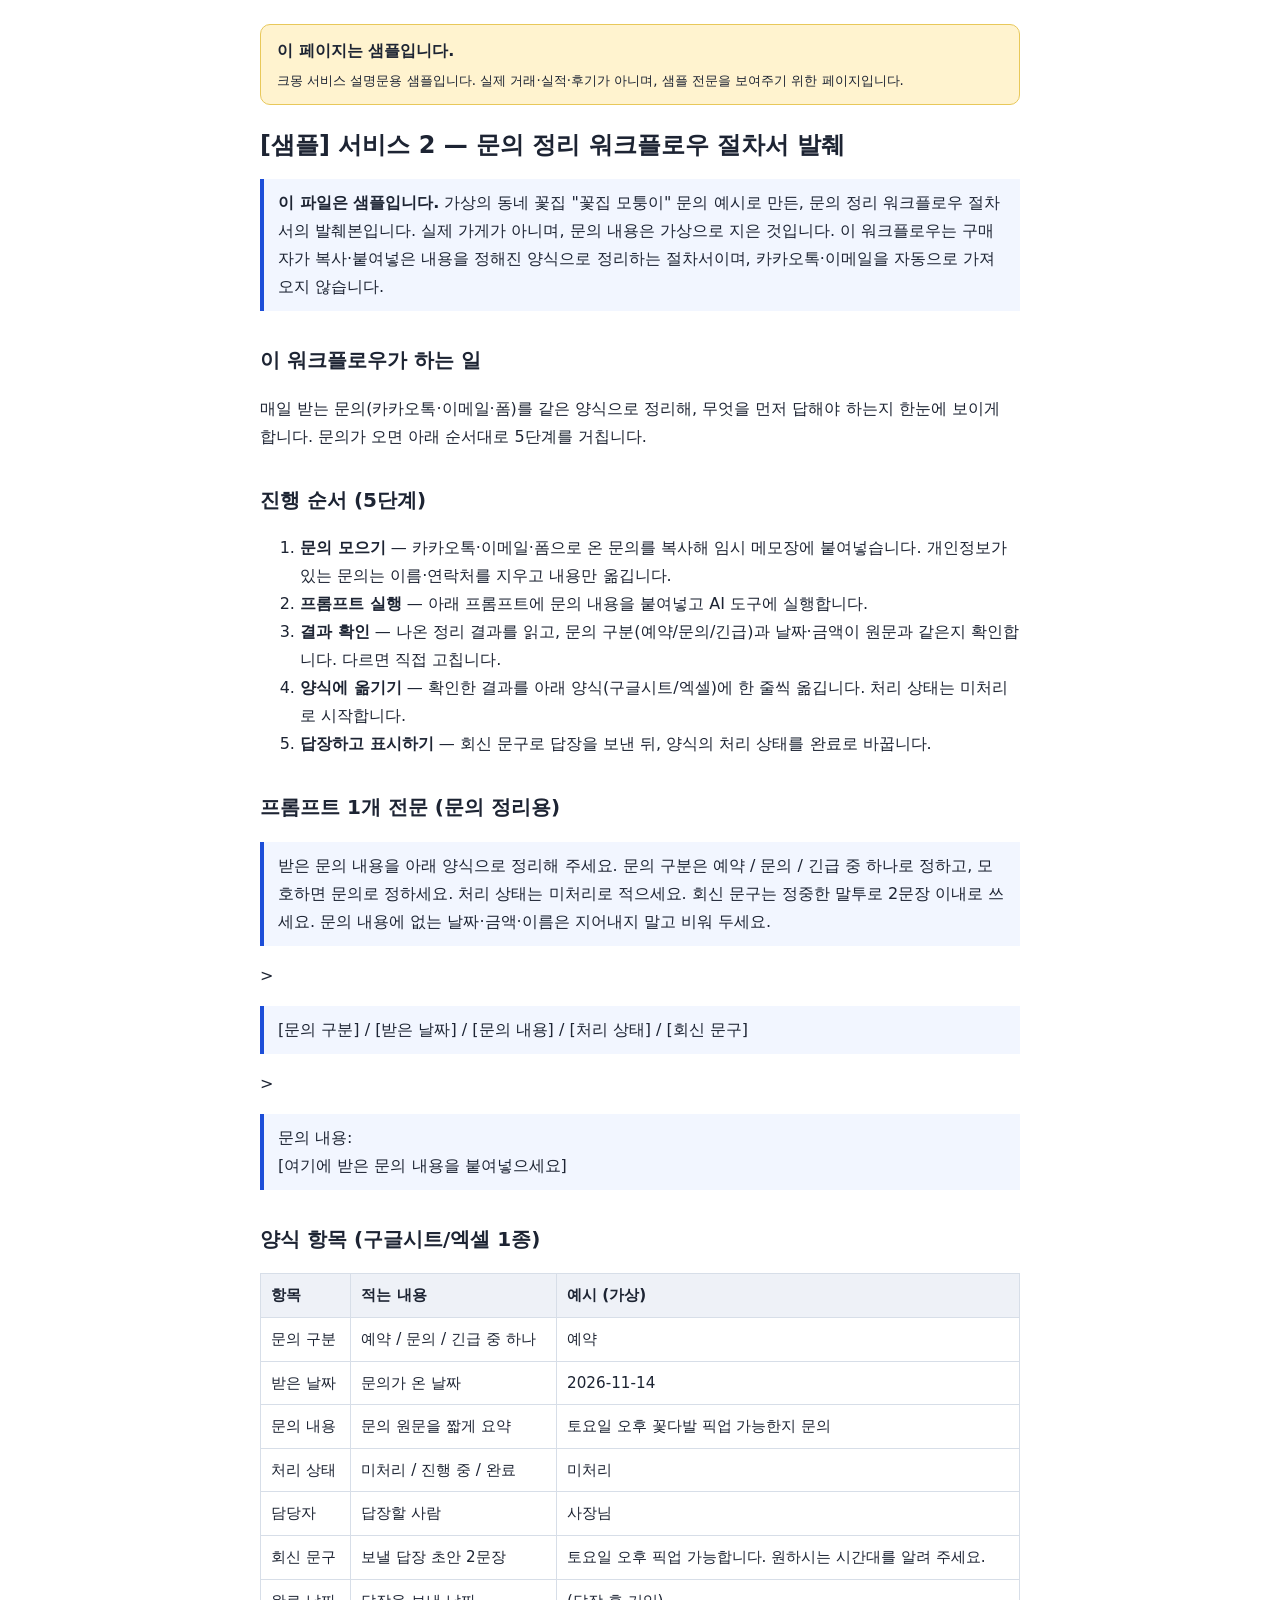
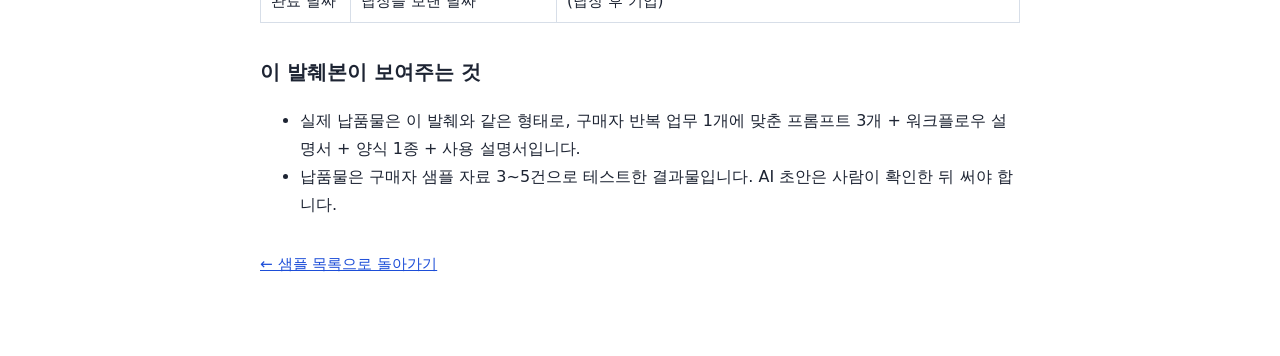
<file: sample-s2-workflow-excerpt.html>
<!doctype html>
<html lang="ko">
<head>
<meta charset="utf-8">
<meta name="viewport" content="width=device-width, initial-scale=1">
<title>서비스 2 문의 정리 워크플로우 절차서 발췌 샘플 — 샘플</title>
<style>
body{font-family:'Noto Sans KR',system-ui,sans-serif;max-width:760px;margin:0 auto;padding:24px 20px 64px;line-height:1.75;color:#1d2433;background:#fff}
.sample-banner{background:#fff3cf;border:1px solid #e8c85a;border-radius:10px;padding:12px 16px;margin-bottom:24px;font-weight:700}
.sample-banner small{display:block;font-weight:400;margin-top:4px}
a{color:#1d4ed8}
h1{font-size:1.5em;line-height:1.4}h2{font-size:1.25em;margin-top:1.6em}h3{font-size:1.1em;margin-top:1.4em}
table{border-collapse:collapse;width:100%;margin:12px 0;font-size:.95em}
th,td{border:1px solid #d7dee8;padding:8px 10px;text-align:left;vertical-align:top}
th{background:#eef1f7}
blockquote{border-left:4px solid #1d4ed8;background:#f2f6ff;margin:12px 0;padding:10px 14px}
hr{border:none;border-top:1px solid #d7dee8;margin:28px 0}
.back{margin-top:32px;font-size:.95em}
code{background:#eef1f7;padding:1px 5px;border-radius:4px}
</style>
</head>
<body>
<div class="sample-banner">이 페이지는 샘플입니다.<small>크몽 서비스 설명문용 샘플입니다. 실제 거래·실적·후기가 아니며, 샘플 전문을 보여주기 위한 페이지입니다.</small></div>
<h1>[샘플] 서비스 2 — 문의 정리 워크플로우 절차서 발췌</h1>
<blockquote><strong>이 파일은 샘플입니다.</strong> 가상의 동네 꽃집 &quot;꽃집 모퉁이&quot; 문의 예시로 만든, 문의 정리 워크플로우 절차서의 발췌본입니다. 실제 가게가 아니며, 문의 내용은 가상으로 지은 것입니다. 이 워크플로우는 구매자가 복사·붙여넣은 내용을 정해진 양식으로 정리하는 절차서이며, 카카오톡·이메일을 자동으로 가져오지 않습니다.</blockquote>
<h2>이 워크플로우가 하는 일</h2>
<p>매일 받는 문의(카카오톡·이메일·폼)를 같은 양식으로 정리해, 무엇을 먼저 답해야 하는지 한눈에 보이게 합니다. 문의가 오면 아래 순서대로 5단계를 거칩니다.</p>
<h2>진행 순서 (5단계)</h2>
<ol><li><strong>문의 모으기</strong> — 카카오톡·이메일·폼으로 온 문의를 복사해 임시 메모장에 붙여넣습니다. 개인정보가 있는 문의는 이름·연락처를 지우고 내용만 옮깁니다.</li><li><strong>프롬프트 실행</strong> — 아래 프롬프트에 문의 내용을 붙여넣고 AI 도구에 실행합니다.</li><li><strong>결과 확인</strong> — 나온 정리 결과를 읽고, 문의 구분(예약/문의/긴급)과 날짜·금액이 원문과 같은지 확인합니다. 다르면 직접 고칩니다.</li><li><strong>양식에 옮기기</strong> — 확인한 결과를 아래 양식(구글시트/엑셀)에 한 줄씩 옮깁니다. 처리 상태는 미처리로 시작합니다.</li><li><strong>답장하고 표시하기</strong> — 회신 문구로 답장을 보낸 뒤, 양식의 처리 상태를 완료로 바꿉니다.</li></ol>
<h2>프롬프트 1개 전문 (문의 정리용)</h2>
<blockquote>받은 문의 내용을 아래 양식으로 정리해 주세요. 문의 구분은 예약 / 문의 / 긴급 중 하나로 정하고, 모호하면 문의로 정하세요. 처리 상태는 미처리로 적으세요. 회신 문구는 정중한 말투로 2문장 이내로 쓰세요. 문의 내용에 없는 날짜·금액·이름은 지어내지 말고 비워 두세요.</blockquote>
<p>&gt;</p>
<blockquote>[문의 구분] / [받은 날짜] / [문의 내용] / [처리 상태] / [회신 문구]</blockquote>
<p>&gt;</p>
<blockquote>문의 내용:<br>[여기에 받은 문의 내용을 붙여넣으세요]</blockquote>
<h2>양식 항목 (구글시트/엑셀 1종)</h2>
<table><thead><tr><th>항목</th><th>적는 내용</th><th>예시 (가상)</th></tr></thead><tbody><tr><td>문의 구분</td><td>예약 / 문의 / 긴급 중 하나</td><td>예약</td></tr><tr><td>받은 날짜</td><td>문의가 온 날짜</td><td>2026-11-14</td></tr><tr><td>문의 내용</td><td>문의 원문을 짧게 요약</td><td>토요일 오후 꽃다발 픽업 가능한지 문의</td></tr><tr><td>처리 상태</td><td>미처리 / 진행 중 / 완료</td><td>미처리</td></tr><tr><td>담당자</td><td>답장할 사람</td><td>사장님</td></tr><tr><td>회신 문구</td><td>보낼 답장 초안 2문장</td><td>토요일 오후 픽업 가능합니다. 원하시는 시간대를 알려 주세요.</td></tr><tr><td>완료 날짜</td><td>답장을 보낸 날짜</td><td>(답장 후 기입)</td></tr></tbody></table>
<h2>이 발췌본이 보여주는 것</h2>
<ul><li>실제 납품물은 이 발췌와 같은 형태로, 구매자 반복 업무 1개에 맞춘 프롬프트 3개 + 워크플로우 설명서 + 양식 1종 + 사용 설명서입니다.</li><li>납품물은 구매자 샘플 자료 3~5건으로 테스트한 결과물입니다. AI 초안은 사람이 확인한 뒤 써야 합니다.</li></ul>
<p class="back"><a href="../index.html">← 샘플 목록으로 돌아가기</a></p>
</body>
</html>
</file>
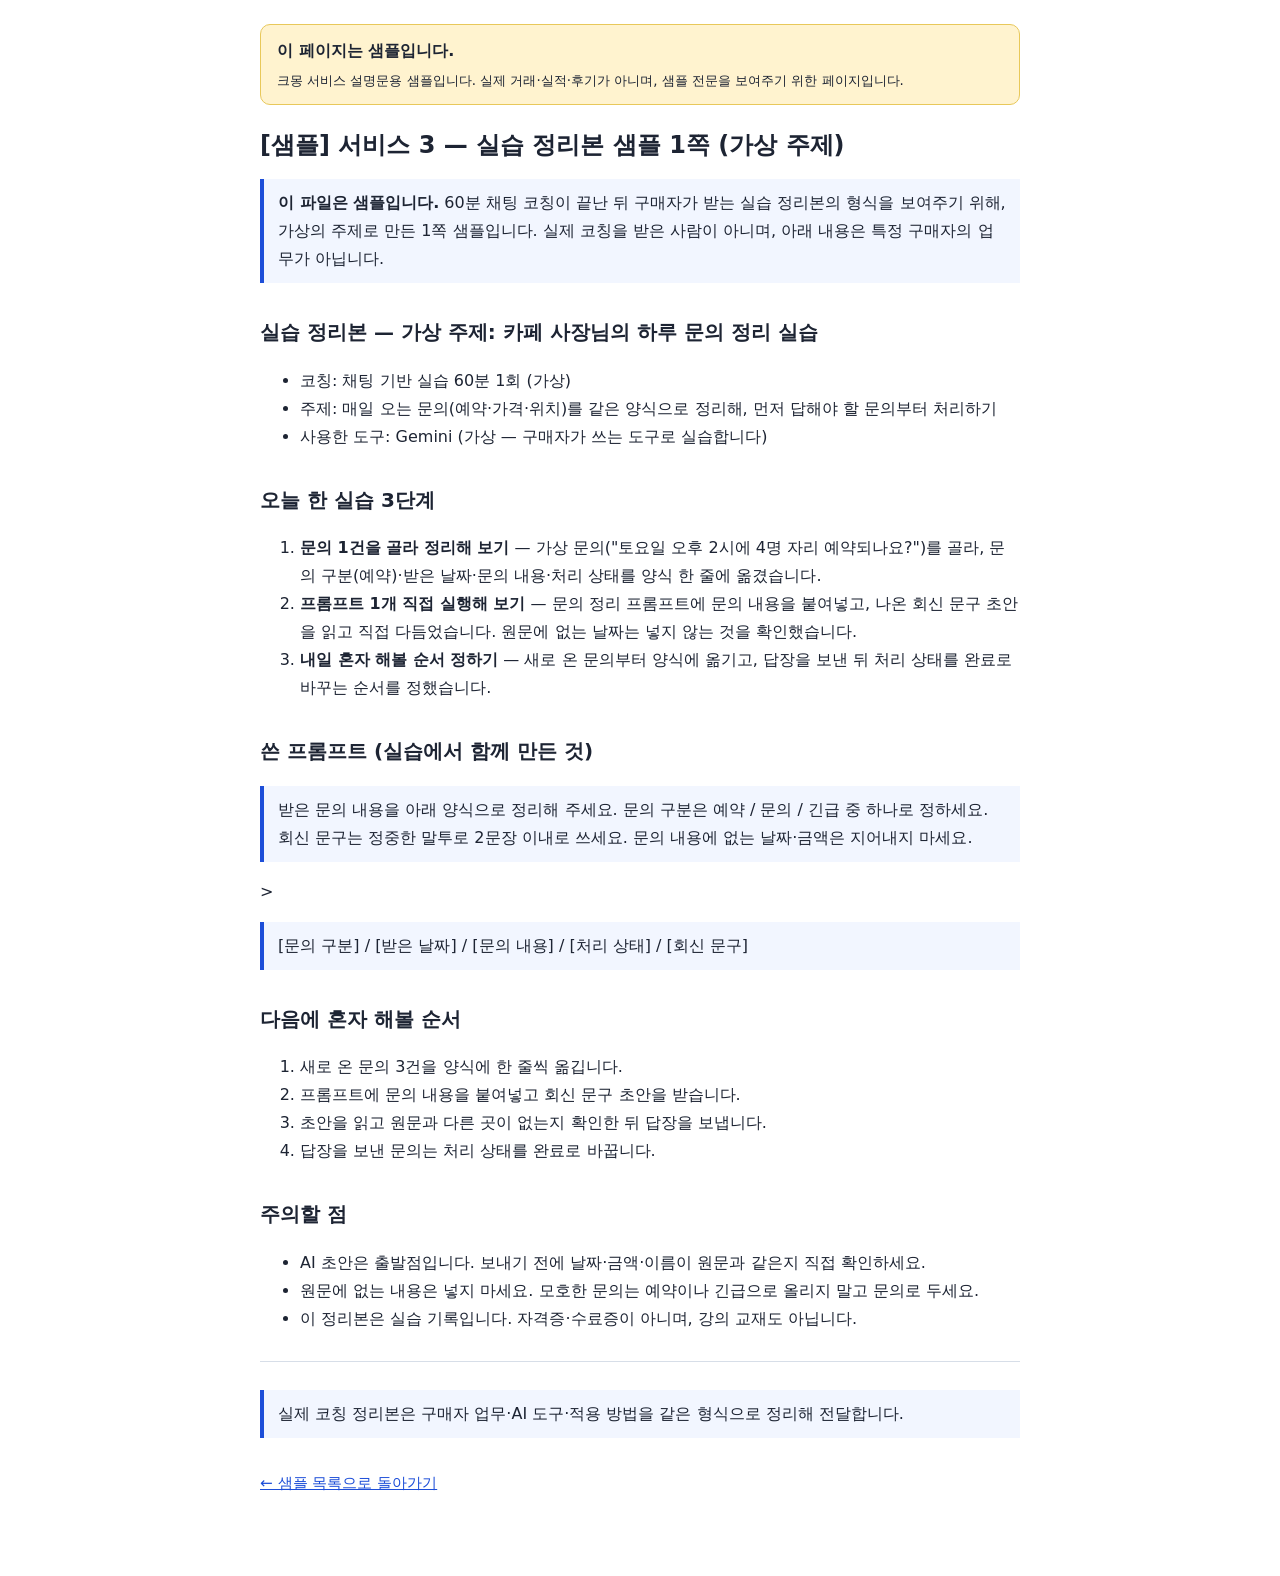
<file: sample-s3-coaching-summary.html>
<!doctype html>
<html lang="ko">
<head>
<meta charset="utf-8">
<meta name="viewport" content="width=device-width, initial-scale=1">
<title>서비스 3 실습 정리본 샘플 1쪽 — 가상 주제 — 샘플</title>
<style>
body{font-family:'Noto Sans KR',system-ui,sans-serif;max-width:760px;margin:0 auto;padding:24px 20px 64px;line-height:1.75;color:#1d2433;background:#fff}
.sample-banner{background:#fff3cf;border:1px solid #e8c85a;border-radius:10px;padding:12px 16px;margin-bottom:24px;font-weight:700}
.sample-banner small{display:block;font-weight:400;margin-top:4px}
a{color:#1d4ed8}
h1{font-size:1.5em;line-height:1.4}h2{font-size:1.25em;margin-top:1.6em}h3{font-size:1.1em;margin-top:1.4em}
table{border-collapse:collapse;width:100%;margin:12px 0;font-size:.95em}
th,td{border:1px solid #d7dee8;padding:8px 10px;text-align:left;vertical-align:top}
th{background:#eef1f7}
blockquote{border-left:4px solid #1d4ed8;background:#f2f6ff;margin:12px 0;padding:10px 14px}
hr{border:none;border-top:1px solid #d7dee8;margin:28px 0}
.back{margin-top:32px;font-size:.95em}
code{background:#eef1f7;padding:1px 5px;border-radius:4px}
</style>
</head>
<body>
<div class="sample-banner">이 페이지는 샘플입니다.<small>크몽 서비스 설명문용 샘플입니다. 실제 거래·실적·후기가 아니며, 샘플 전문을 보여주기 위한 페이지입니다.</small></div>
<h1>[샘플] 서비스 3 — 실습 정리본 샘플 1쪽 (가상 주제)</h1>
<blockquote><strong>이 파일은 샘플입니다.</strong> 60분 채팅 코칭이 끝난 뒤 구매자가 받는 실습 정리본의 형식을 보여주기 위해, 가상의 주제로 만든 1쪽 샘플입니다. 실제 코칭을 받은 사람이 아니며, 아래 내용은 특정 구매자의 업무가 아닙니다.</blockquote>
<h2>실습 정리본 — 가상 주제: 카페 사장님의 하루 문의 정리 실습</h2>
<ul><li>코칭: 채팅 기반 실습 60분 1회 (가상)</li><li>주제: 매일 오는 문의(예약·가격·위치)를 같은 양식으로 정리해, 먼저 답해야 할 문의부터 처리하기</li><li>사용한 도구: Gemini (가상 — 구매자가 쓰는 도구로 실습합니다)</li></ul>
<h2>오늘 한 실습 3단계</h2>
<ol><li><strong>문의 1건을 골라 정리해 보기</strong> — 가상 문의(&quot;토요일 오후 2시에 4명 자리 예약되나요?&quot;)를 골라, 문의 구분(예약)·받은 날짜·문의 내용·처리 상태를 양식 한 줄에 옮겼습니다.</li><li><strong>프롬프트 1개 직접 실행해 보기</strong> — 문의 정리 프롬프트에 문의 내용을 붙여넣고, 나온 회신 문구 초안을 읽고 직접 다듬었습니다. 원문에 없는 날짜는 넣지 않는 것을 확인했습니다.</li><li><strong>내일 혼자 해볼 순서 정하기</strong> — 새로 온 문의부터 양식에 옮기고, 답장을 보낸 뒤 처리 상태를 완료로 바꾸는 순서를 정했습니다.</li></ol>
<h2>쓴 프롬프트 (실습에서 함께 만든 것)</h2>
<blockquote>받은 문의 내용을 아래 양식으로 정리해 주세요. 문의 구분은 예약 / 문의 / 긴급 중 하나로 정하세요. 회신 문구는 정중한 말투로 2문장 이내로 쓰세요. 문의 내용에 없는 날짜·금액은 지어내지 마세요.</blockquote>
<p>&gt;</p>
<blockquote>[문의 구분] / [받은 날짜] / [문의 내용] / [처리 상태] / [회신 문구]</blockquote>
<h2>다음에 혼자 해볼 순서</h2>
<ol><li>새로 온 문의 3건을 양식에 한 줄씩 옮깁니다.</li><li>프롬프트에 문의 내용을 붙여넣고 회신 문구 초안을 받습니다.</li><li>초안을 읽고 원문과 다른 곳이 없는지 확인한 뒤 답장을 보냅니다.</li><li>답장을 보낸 문의는 처리 상태를 완료로 바꿉니다.</li></ol>
<h2>주의할 점</h2>
<ul><li>AI 초안은 출발점입니다. 보내기 전에 날짜·금액·이름이 원문과 같은지 직접 확인하세요.</li><li>원문에 없는 내용은 넣지 마세요. 모호한 문의는 예약이나 긴급으로 올리지 말고 문의로 두세요.</li><li>이 정리본은 실습 기록입니다. 자격증·수료증이 아니며, 강의 교재도 아닙니다.</li></ul>
<hr>
<blockquote>실제 코칭 정리본은 구매자 업무·AI 도구·적용 방법을 같은 형식으로 정리해 전달합니다.</blockquote>
<p class="back"><a href="../index.html">← 샘플 목록으로 돌아가기</a></p>
</body>
</html>
</file>
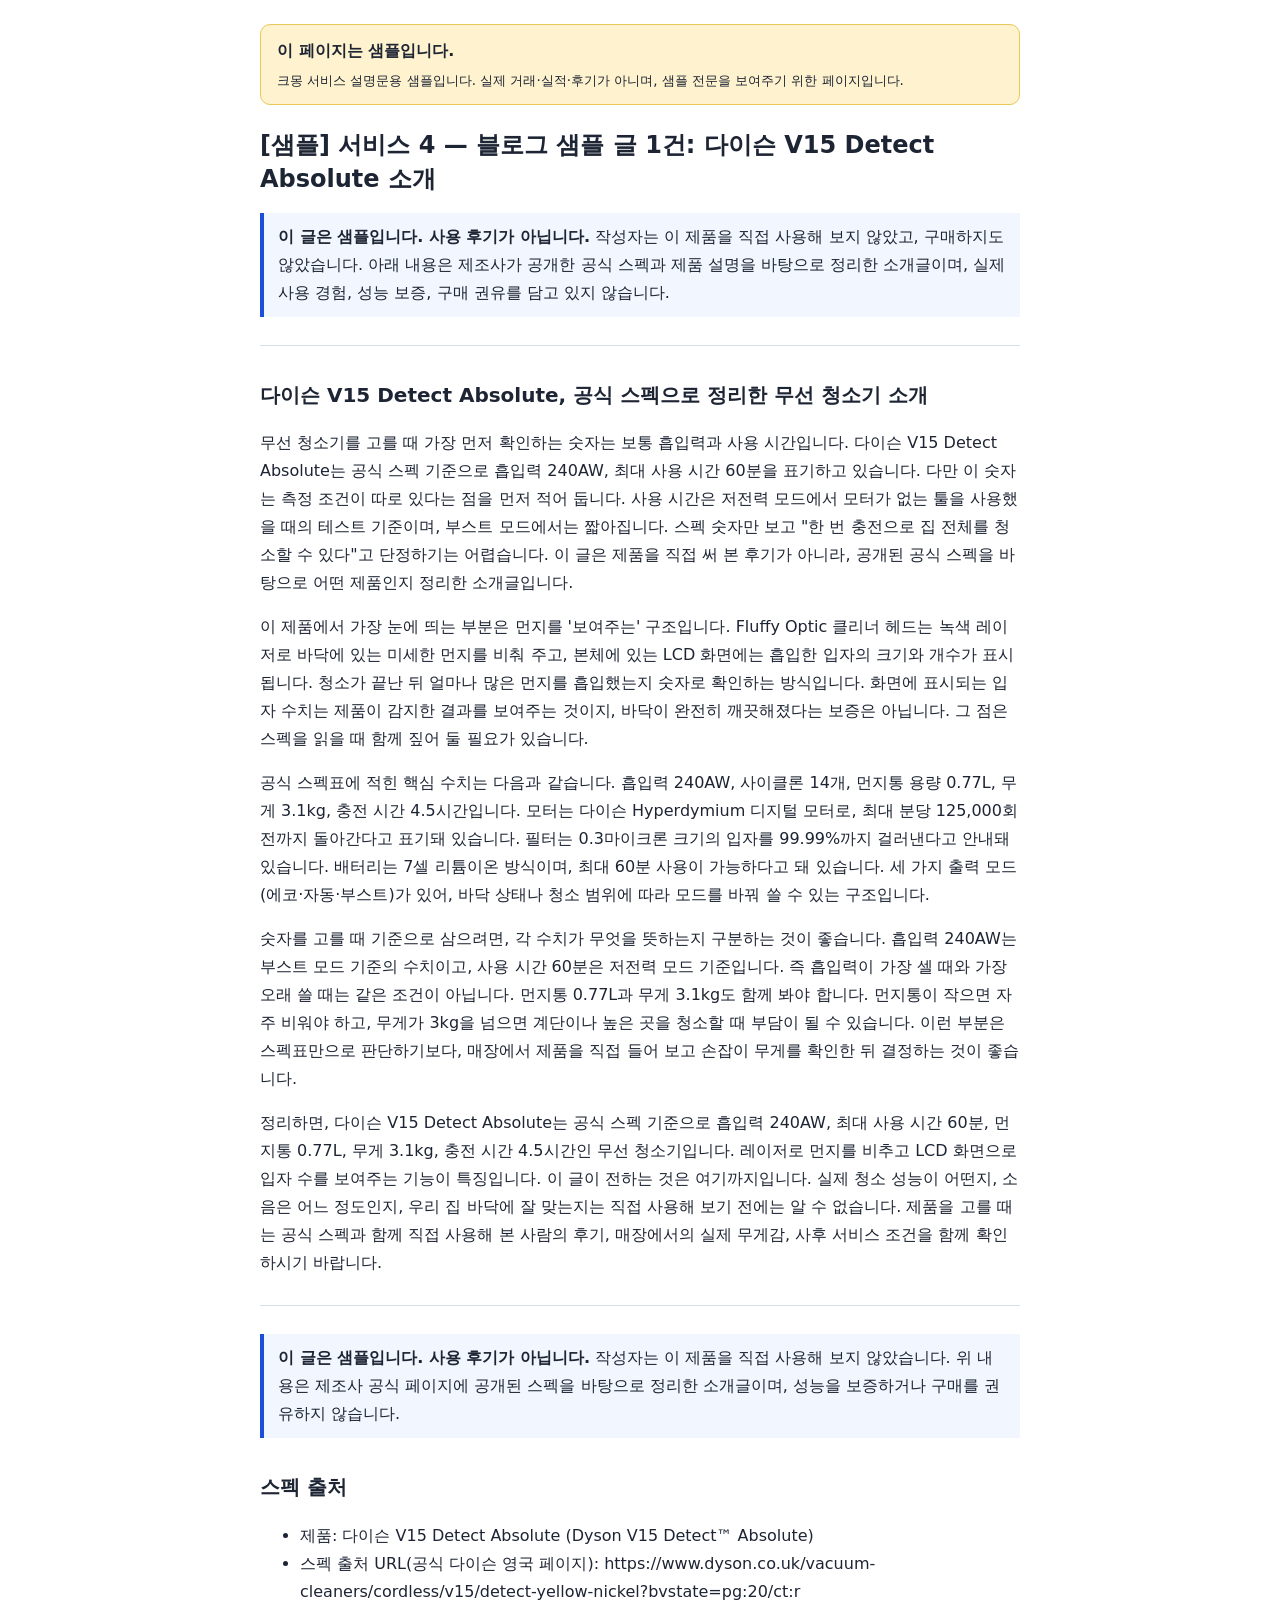
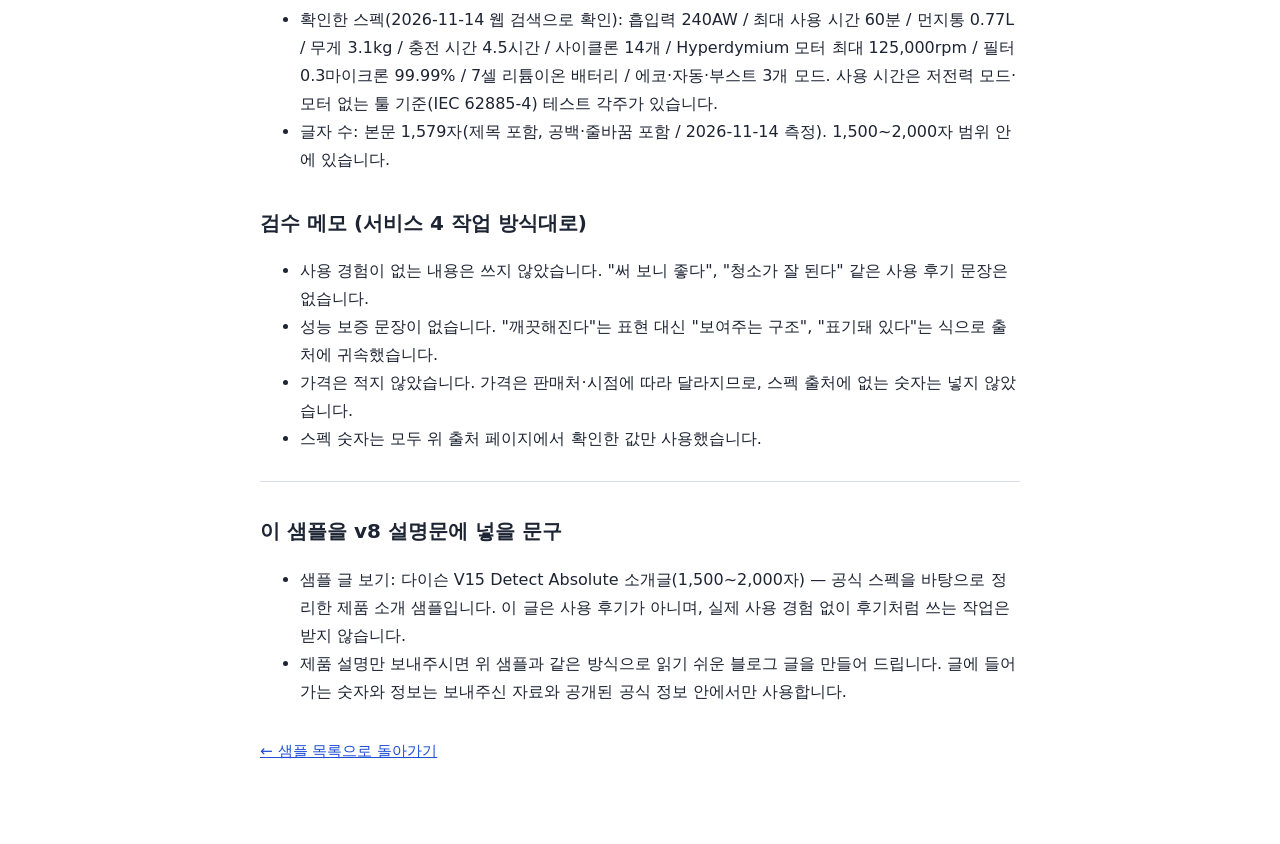
<file: sample-s4-blog-post.html>
<!doctype html>
<html lang="ko">
<head>
<meta charset="utf-8">
<meta name="viewport" content="width=device-width, initial-scale=1">
<title>서비스 4 블로그 대행 샘플 글 — 다이슨 V15 Detect Absolute 소개 — 샘플</title>
<style>
body{font-family:'Noto Sans KR',system-ui,sans-serif;max-width:760px;margin:0 auto;padding:24px 20px 64px;line-height:1.75;color:#1d2433;background:#fff}
.sample-banner{background:#fff3cf;border:1px solid #e8c85a;border-radius:10px;padding:12px 16px;margin-bottom:24px;font-weight:700}
.sample-banner small{display:block;font-weight:400;margin-top:4px}
a{color:#1d4ed8}
h1{font-size:1.5em;line-height:1.4}h2{font-size:1.25em;margin-top:1.6em}h3{font-size:1.1em;margin-top:1.4em}
table{border-collapse:collapse;width:100%;margin:12px 0;font-size:.95em}
th,td{border:1px solid #d7dee8;padding:8px 10px;text-align:left;vertical-align:top}
th{background:#eef1f7}
blockquote{border-left:4px solid #1d4ed8;background:#f2f6ff;margin:12px 0;padding:10px 14px}
hr{border:none;border-top:1px solid #d7dee8;margin:28px 0}
.back{margin-top:32px;font-size:.95em}
code{background:#eef1f7;padding:1px 5px;border-radius:4px}
</style>
</head>
<body>
<div class="sample-banner">이 페이지는 샘플입니다.<small>크몽 서비스 설명문용 샘플입니다. 실제 거래·실적·후기가 아니며, 샘플 전문을 보여주기 위한 페이지입니다.</small></div>
<h1>[샘플] 서비스 4 — 블로그 샘플 글 1건: 다이슨 V15 Detect Absolute 소개</h1>
<blockquote><strong>이 글은 샘플입니다. 사용 후기가 아닙니다.</strong> 작성자는 이 제품을 직접 사용해 보지 않았고, 구매하지도 않았습니다. 아래 내용은 제조사가 공개한 공식 스펙과 제품 설명을 바탕으로 정리한 소개글이며, 실제 사용 경험, 성능 보증, 구매 권유를 담고 있지 않습니다.</blockquote>
<hr>
<h2>다이슨 V15 Detect Absolute, 공식 스펙으로 정리한 무선 청소기 소개</h2>
<p>무선 청소기를 고를 때 가장 먼저 확인하는 숫자는 보통 흡입력과 사용 시간입니다. 다이슨 V15 Detect Absolute는 공식 스펙 기준으로 흡입력 240AW, 최대 사용 시간 60분을 표기하고 있습니다. 다만 이 숫자는 측정 조건이 따로 있다는 점을 먼저 적어 둡니다. 사용 시간은 저전력 모드에서 모터가 없는 툴을 사용했을 때의 테스트 기준이며, 부스트 모드에서는 짧아집니다. 스펙 숫자만 보고 &quot;한 번 충전으로 집 전체를 청소할 수 있다&quot;고 단정하기는 어렵습니다. 이 글은 제품을 직접 써 본 후기가 아니라, 공개된 공식 스펙을 바탕으로 어떤 제품인지 정리한 소개글입니다.</p>
<p>이 제품에서 가장 눈에 띄는 부분은 먼지를 &#x27;보여주는&#x27; 구조입니다. Fluffy Optic 클리너 헤드는 녹색 레이저로 바닥에 있는 미세한 먼지를 비춰 주고, 본체에 있는 LCD 화면에는 흡입한 입자의 크기와 개수가 표시됩니다. 청소가 끝난 뒤 얼마나 많은 먼지를 흡입했는지 숫자로 확인하는 방식입니다. 화면에 표시되는 입자 수치는 제품이 감지한 결과를 보여주는 것이지, 바닥이 완전히 깨끗해졌다는 보증은 아닙니다. 그 점은 스펙을 읽을 때 함께 짚어 둘 필요가 있습니다.</p>
<p>공식 스펙표에 적힌 핵심 수치는 다음과 같습니다. 흡입력 240AW, 사이클론 14개, 먼지통 용량 0.77L, 무게 3.1kg, 충전 시간 4.5시간입니다. 모터는 다이슨 Hyperdymium 디지털 모터로, 최대 분당 125,000회전까지 돌아간다고 표기돼 있습니다. 필터는 0.3마이크론 크기의 입자를 99.99%까지 걸러낸다고 안내돼 있습니다. 배터리는 7셀 리튬이온 방식이며, 최대 60분 사용이 가능하다고 돼 있습니다. 세 가지 출력 모드(에코·자동·부스트)가 있어, 바닥 상태나 청소 범위에 따라 모드를 바꿔 쓸 수 있는 구조입니다.</p>
<p>숫자를 고를 때 기준으로 삼으려면, 각 수치가 무엇을 뜻하는지 구분하는 것이 좋습니다. 흡입력 240AW는 부스트 모드 기준의 수치이고, 사용 시간 60분은 저전력 모드 기준입니다. 즉 흡입력이 가장 셀 때와 가장 오래 쓸 때는 같은 조건이 아닙니다. 먼지통 0.77L과 무게 3.1kg도 함께 봐야 합니다. 먼지통이 작으면 자주 비워야 하고, 무게가 3kg을 넘으면 계단이나 높은 곳을 청소할 때 부담이 될 수 있습니다. 이런 부분은 스펙표만으로 판단하기보다, 매장에서 제품을 직접 들어 보고 손잡이 무게를 확인한 뒤 결정하는 것이 좋습니다.</p>
<p>정리하면, 다이슨 V15 Detect Absolute는 공식 스펙 기준으로 흡입력 240AW, 최대 사용 시간 60분, 먼지통 0.77L, 무게 3.1kg, 충전 시간 4.5시간인 무선 청소기입니다. 레이저로 먼지를 비추고 LCD 화면으로 입자 수를 보여주는 기능이 특징입니다. 이 글이 전하는 것은 여기까지입니다. 실제 청소 성능이 어떤지, 소음은 어느 정도인지, 우리 집 바닥에 잘 맞는지는 직접 사용해 보기 전에는 알 수 없습니다. 제품을 고를 때는 공식 스펙과 함께 직접 사용해 본 사람의 후기, 매장에서의 실제 무게감, 사후 서비스 조건을 함께 확인하시기 바랍니다.</p>
<hr>
<blockquote><strong>이 글은 샘플입니다. 사용 후기가 아닙니다.</strong> 작성자는 이 제품을 직접 사용해 보지 않았습니다. 위 내용은 제조사 공식 페이지에 공개된 스펙을 바탕으로 정리한 소개글이며, 성능을 보증하거나 구매를 권유하지 않습니다.</blockquote>
<h2>스펙 출처</h2>
<ul><li>제품: 다이슨 V15 Detect Absolute (Dyson V15 Detect™ Absolute)</li><li>스펙 출처 URL(공식 다이슨 영국 페이지): https://www.dyson.co.uk/vacuum-cleaners/cordless/v15/detect-yellow-nickel?bvstate=pg:20/ct:r</li><li>확인한 스펙(2026-11-14 웹 검색으로 확인): 흡입력 240AW / 최대 사용 시간 60분 / 먼지통 0.77L / 무게 3.1kg / 충전 시간 4.5시간 / 사이클론 14개 / Hyperdymium 모터 최대 125,000rpm / 필터 0.3마이크론 99.99% / 7셀 리튬이온 배터리 / 에코·자동·부스트 3개 모드. 사용 시간은 저전력 모드·모터 없는 툴 기준(IEC 62885-4) 테스트 각주가 있습니다.</li><li>글자 수: 본문 1,579자(제목 포함, 공백·줄바꿈 포함 / 2026-11-14 측정). 1,500~2,000자 범위 안에 있습니다.</li></ul>
<h2>검수 메모 (서비스 4 작업 방식대로)</h2>
<ul><li>사용 경험이 없는 내용은 쓰지 않았습니다. &quot;써 보니 좋다&quot;, &quot;청소가 잘 된다&quot; 같은 사용 후기 문장은 없습니다.</li><li>성능 보증 문장이 없습니다. &quot;깨끗해진다&quot;는 표현 대신 &quot;보여주는 구조&quot;, &quot;표기돼 있다&quot;는 식으로 출처에 귀속했습니다.</li><li>가격은 적지 않았습니다. 가격은 판매처·시점에 따라 달라지므로, 스펙 출처에 없는 숫자는 넣지 않았습니다.</li><li>스펙 숫자는 모두 위 출처 페이지에서 확인한 값만 사용했습니다.</li></ul>
<hr>
<h2>이 샘플을 v8 설명문에 넣을 문구</h2>
<ul><li>샘플 글 보기: 다이슨 V15 Detect Absolute 소개글(1,500~2,000자) — 공식 스펙을 바탕으로 정리한 제품 소개 샘플입니다. 이 글은 사용 후기가 아니며, 실제 사용 경험 없이 후기처럼 쓰는 작업은 받지 않습니다.</li><li>제품 설명만 보내주시면 위 샘플과 같은 방식으로 읽기 쉬운 블로그 글을 만들어 드립니다. 글에 들어가는 숫자와 정보는 보내주신 자료와 공개된 공식 정보 안에서만 사용합니다.</li></ul>
<p class="back"><a href="../index.html">← 샘플 목록으로 돌아가기</a></p>
</body>
</html>
</file>
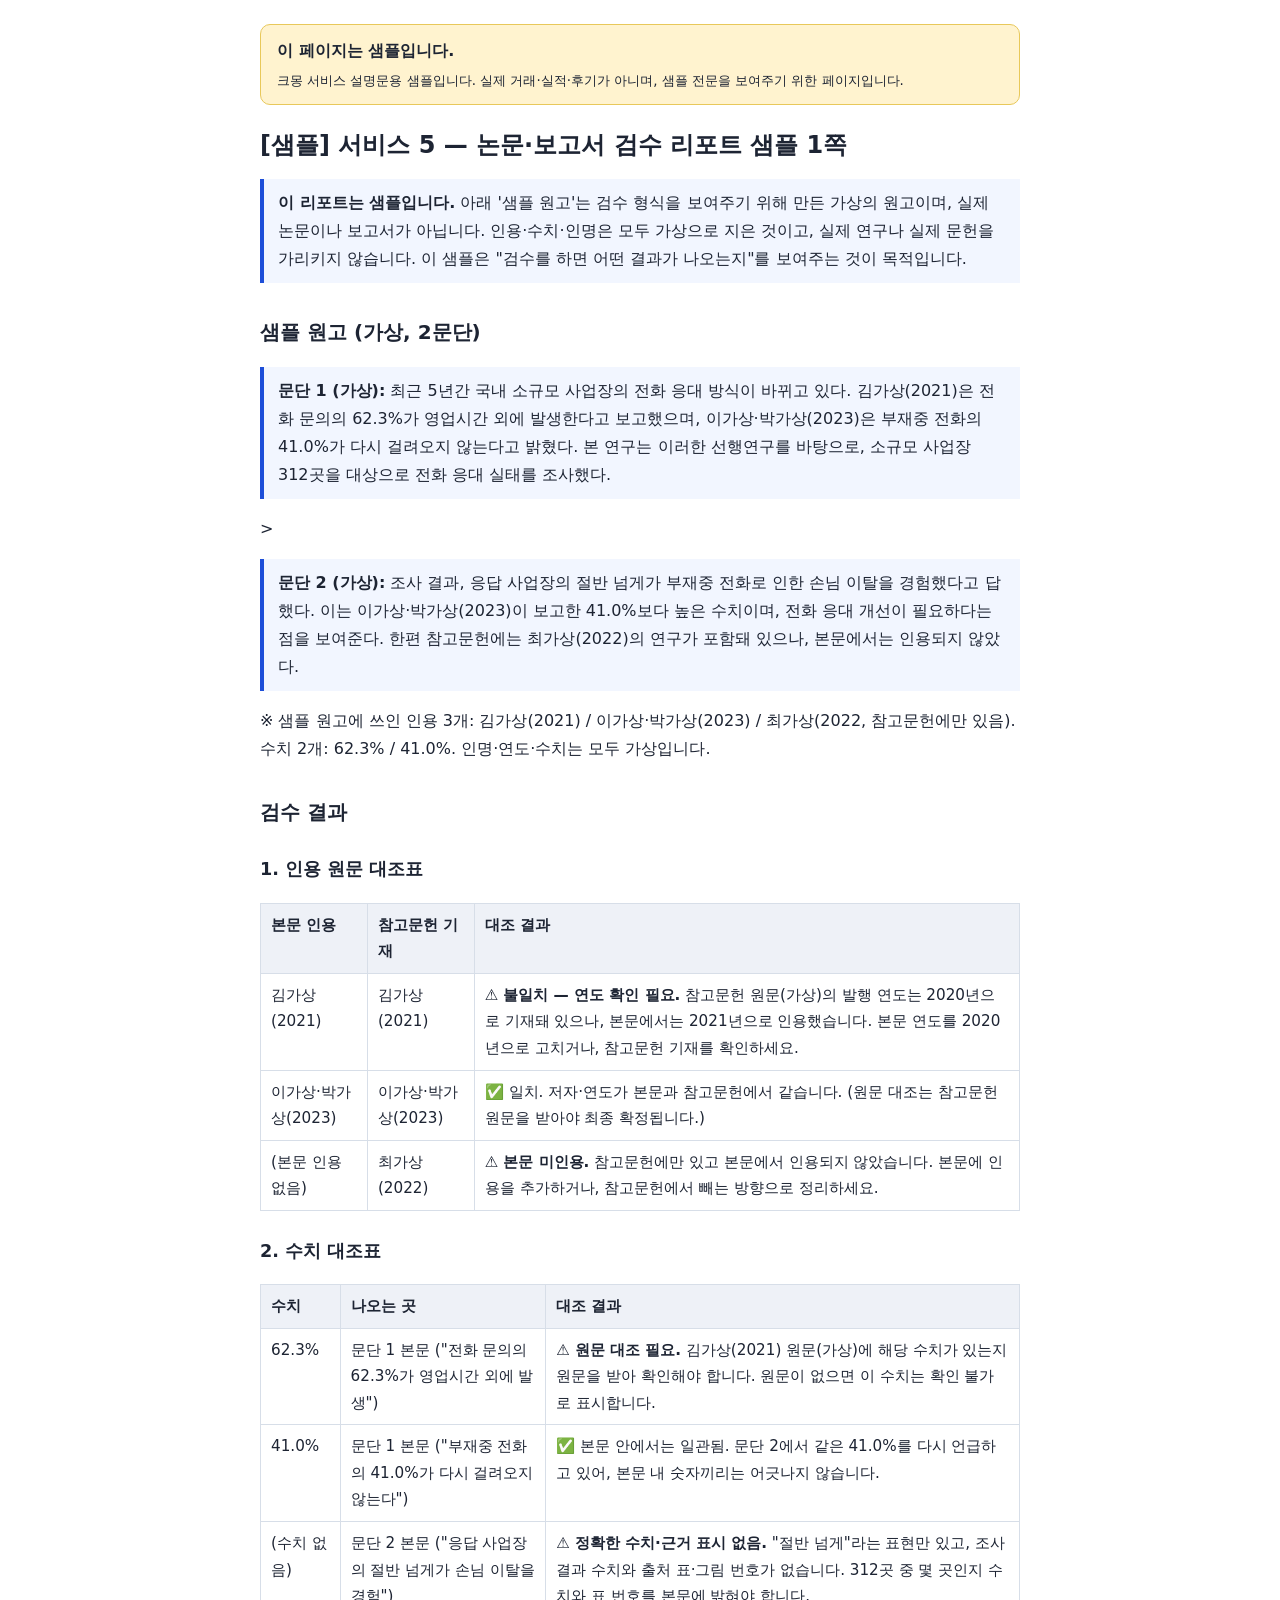
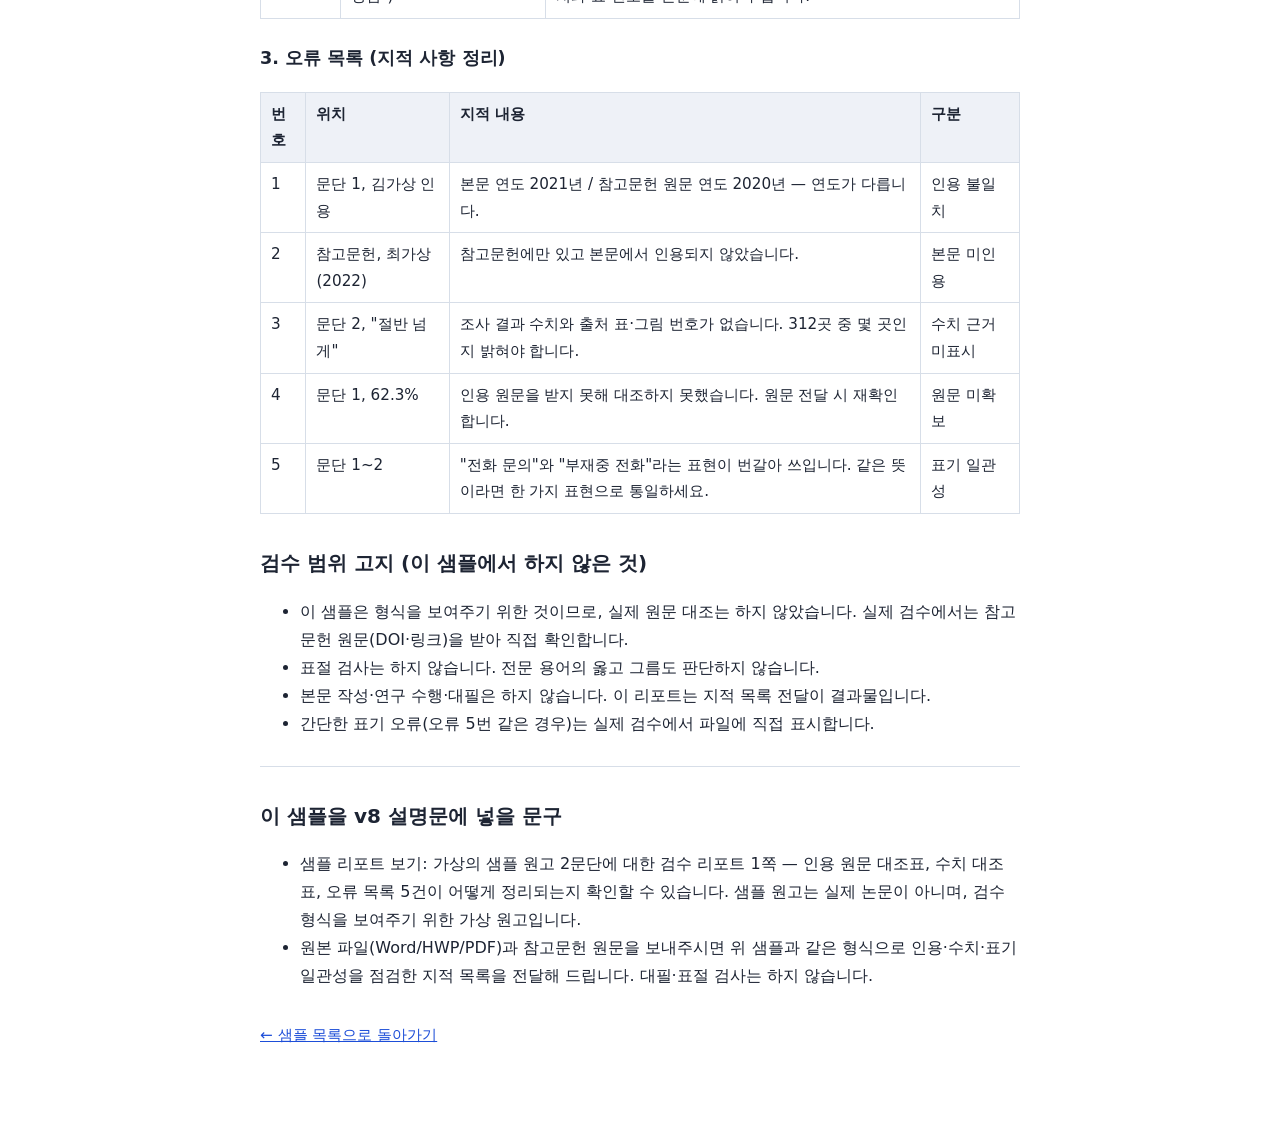
<file: sample-s5-review-report.html>
<!doctype html>
<html lang="ko">
<head>
<meta charset="utf-8">
<meta name="viewport" content="width=device-width, initial-scale=1">
<title>서비스 5 논문·보고서 검수 리포트 샘플 — 샘플</title>
<style>
body{font-family:'Noto Sans KR',system-ui,sans-serif;max-width:760px;margin:0 auto;padding:24px 20px 64px;line-height:1.75;color:#1d2433;background:#fff}
.sample-banner{background:#fff3cf;border:1px solid #e8c85a;border-radius:10px;padding:12px 16px;margin-bottom:24px;font-weight:700}
.sample-banner small{display:block;font-weight:400;margin-top:4px}
a{color:#1d4ed8}
h1{font-size:1.5em;line-height:1.4}h2{font-size:1.25em;margin-top:1.6em}h3{font-size:1.1em;margin-top:1.4em}
table{border-collapse:collapse;width:100%;margin:12px 0;font-size:.95em}
th,td{border:1px solid #d7dee8;padding:8px 10px;text-align:left;vertical-align:top}
th{background:#eef1f7}
blockquote{border-left:4px solid #1d4ed8;background:#f2f6ff;margin:12px 0;padding:10px 14px}
hr{border:none;border-top:1px solid #d7dee8;margin:28px 0}
.back{margin-top:32px;font-size:.95em}
code{background:#eef1f7;padding:1px 5px;border-radius:4px}
</style>
</head>
<body>
<div class="sample-banner">이 페이지는 샘플입니다.<small>크몽 서비스 설명문용 샘플입니다. 실제 거래·실적·후기가 아니며, 샘플 전문을 보여주기 위한 페이지입니다.</small></div>
<h1>[샘플] 서비스 5 — 논문·보고서 검수 리포트 샘플 1쪽</h1>
<blockquote><strong>이 리포트는 샘플입니다.</strong> 아래 &#x27;샘플 원고&#x27;는 검수 형식을 보여주기 위해 만든 가상의 원고이며, 실제 논문이나 보고서가 아닙니다. 인용·수치·인명은 모두 가상으로 지은 것이고, 실제 연구나 실제 문헌을 가리키지 않습니다. 이 샘플은 &quot;검수를 하면 어떤 결과가 나오는지&quot;를 보여주는 것이 목적입니다.</blockquote>
<h2>샘플 원고 (가상, 2문단)</h2>
<blockquote><strong>문단 1 (가상):</strong> 최근 5년간 국내 소규모 사업장의 전화 응대 방식이 바뀌고 있다. 김가상(2021)은 전화 문의의 62.3%가 영업시간 외에 발생한다고 보고했으며, 이가상·박가상(2023)은 부재중 전화의 41.0%가 다시 걸려오지 않는다고 밝혔다. 본 연구는 이러한 선행연구를 바탕으로, 소규모 사업장 312곳을 대상으로 전화 응대 실태를 조사했다.</blockquote>
<p>&gt;</p>
<blockquote><strong>문단 2 (가상):</strong> 조사 결과, 응답 사업장의 절반 넘게가 부재중 전화로 인한 손님 이탈을 경험했다고 답했다. 이는 이가상·박가상(2023)이 보고한 41.0%보다 높은 수치이며, 전화 응대 개선이 필요하다는 점을 보여준다. 한편 참고문헌에는 최가상(2022)의 연구가 포함돼 있으나, 본문에서는 인용되지 않았다.</blockquote>
<p>※ 샘플 원고에 쓰인 인용 3개: 김가상(2021) / 이가상·박가상(2023) / 최가상(2022, 참고문헌에만 있음). 수치 2개: 62.3% / 41.0%. 인명·연도·수치는 모두 가상입니다.</p>
<h2>검수 결과</h2>
<h3>1. 인용 원문 대조표</h3>
<table><thead><tr><th>본문 인용</th><th>참고문헌 기재</th><th>대조 결과</th></tr></thead><tbody><tr><td>김가상(2021)</td><td>김가상(2021)</td><td>⚠️ <strong>불일치 — 연도 확인 필요.</strong> 참고문헌 원문(가상)의 발행 연도는 2020년으로 기재돼 있으나, 본문에서는 2021년으로 인용했습니다. 본문 연도를 2020년으로 고치거나, 참고문헌 기재를 확인하세요.</td></tr><tr><td>이가상·박가상(2023)</td><td>이가상·박가상(2023)</td><td>✅ 일치. 저자·연도가 본문과 참고문헌에서 같습니다. (원문 대조는 참고문헌 원문을 받아야 최종 확정됩니다.)</td></tr><tr><td>(본문 인용 없음)</td><td>최가상(2022)</td><td>⚠️ <strong>본문 미인용.</strong> 참고문헌에만 있고 본문에서 인용되지 않았습니다. 본문에 인용을 추가하거나, 참고문헌에서 빼는 방향으로 정리하세요.</td></tr></tbody></table>
<h3>2. 수치 대조표</h3>
<table><thead><tr><th>수치</th><th>나오는 곳</th><th>대조 결과</th></tr></thead><tbody><tr><td>62.3%</td><td>문단 1 본문 (&quot;전화 문의의 62.3%가 영업시간 외에 발생&quot;)</td><td>⚠️ <strong>원문 대조 필요.</strong> 김가상(2021) 원문(가상)에 해당 수치가 있는지 원문을 받아 확인해야 합니다. 원문이 없으면 이 수치는 확인 불가로 표시합니다.</td></tr><tr><td>41.0%</td><td>문단 1 본문 (&quot;부재중 전화의 41.0%가 다시 걸려오지 않는다&quot;)</td><td>✅ 본문 안에서는 일관됨. 문단 2에서 같은 41.0%를 다시 언급하고 있어, 본문 내 숫자끼리는 어긋나지 않습니다.</td></tr><tr><td>(수치 없음)</td><td>문단 2 본문 (&quot;응답 사업장의 절반 넘게가 손님 이탈을 경험&quot;)</td><td>⚠️ <strong>정확한 수치·근거 표시 없음.</strong> &quot;절반 넘게&quot;라는 표현만 있고, 조사 결과 수치와 출처 표·그림 번호가 없습니다. 312곳 중 몇 곳인지 수치와 표 번호를 본문에 밝혀야 합니다.</td></tr></tbody></table>
<h3>3. 오류 목록 (지적 사항 정리)</h3>
<table><thead><tr><th>번호</th><th>위치</th><th>지적 내용</th><th>구분</th></tr></thead><tbody><tr><td>1</td><td>문단 1, 김가상 인용</td><td>본문 연도 2021년 / 참고문헌 원문 연도 2020년 — 연도가 다릅니다.</td><td>인용 불일치</td></tr><tr><td>2</td><td>참고문헌, 최가상(2022)</td><td>참고문헌에만 있고 본문에서 인용되지 않았습니다.</td><td>본문 미인용</td></tr><tr><td>3</td><td>문단 2, &quot;절반 넘게&quot;</td><td>조사 결과 수치와 출처 표·그림 번호가 없습니다. 312곳 중 몇 곳인지 밝혀야 합니다.</td><td>수치 근거 미표시</td></tr><tr><td>4</td><td>문단 1, 62.3%</td><td>인용 원문을 받지 못해 대조하지 못했습니다. 원문 전달 시 재확인합니다.</td><td>원문 미확보</td></tr><tr><td>5</td><td>문단 1~2</td><td>&quot;전화 문의&quot;와 &quot;부재중 전화&quot;라는 표현이 번갈아 쓰입니다. 같은 뜻이라면 한 가지 표현으로 통일하세요.</td><td>표기 일관성</td></tr></tbody></table>
<h2>검수 범위 고지 (이 샘플에서 하지 않은 것)</h2>
<ul><li>이 샘플은 형식을 보여주기 위한 것이므로, 실제 원문 대조는 하지 않았습니다. 실제 검수에서는 참고문헌 원문(DOI·링크)을 받아 직접 확인합니다.</li><li>표절 검사는 하지 않습니다. 전문 용어의 옳고 그름도 판단하지 않습니다.</li><li>본문 작성·연구 수행·대필은 하지 않습니다. 이 리포트는 지적 목록 전달이 결과물입니다.</li><li>간단한 표기 오류(오류 5번 같은 경우)는 실제 검수에서 파일에 직접 표시합니다.</li></ul>
<hr>
<h2>이 샘플을 v8 설명문에 넣을 문구</h2>
<ul><li>샘플 리포트 보기: 가상의 샘플 원고 2문단에 대한 검수 리포트 1쪽 — 인용 원문 대조표, 수치 대조표, 오류 목록 5건이 어떻게 정리되는지 확인할 수 있습니다. 샘플 원고는 실제 논문이 아니며, 검수 형식을 보여주기 위한 가상 원고입니다.</li><li>원본 파일(Word/HWP/PDF)과 참고문헌 원문을 보내주시면 위 샘플과 같은 형식으로 인용·수치·표기 일관성을 점검한 지적 목록을 전달해 드립니다. 대필·표절 검사는 하지 않습니다.</li></ul>
<p class="back"><a href="../index.html">← 샘플 목록으로 돌아가기</a></p>
</body>
</html>
</file>
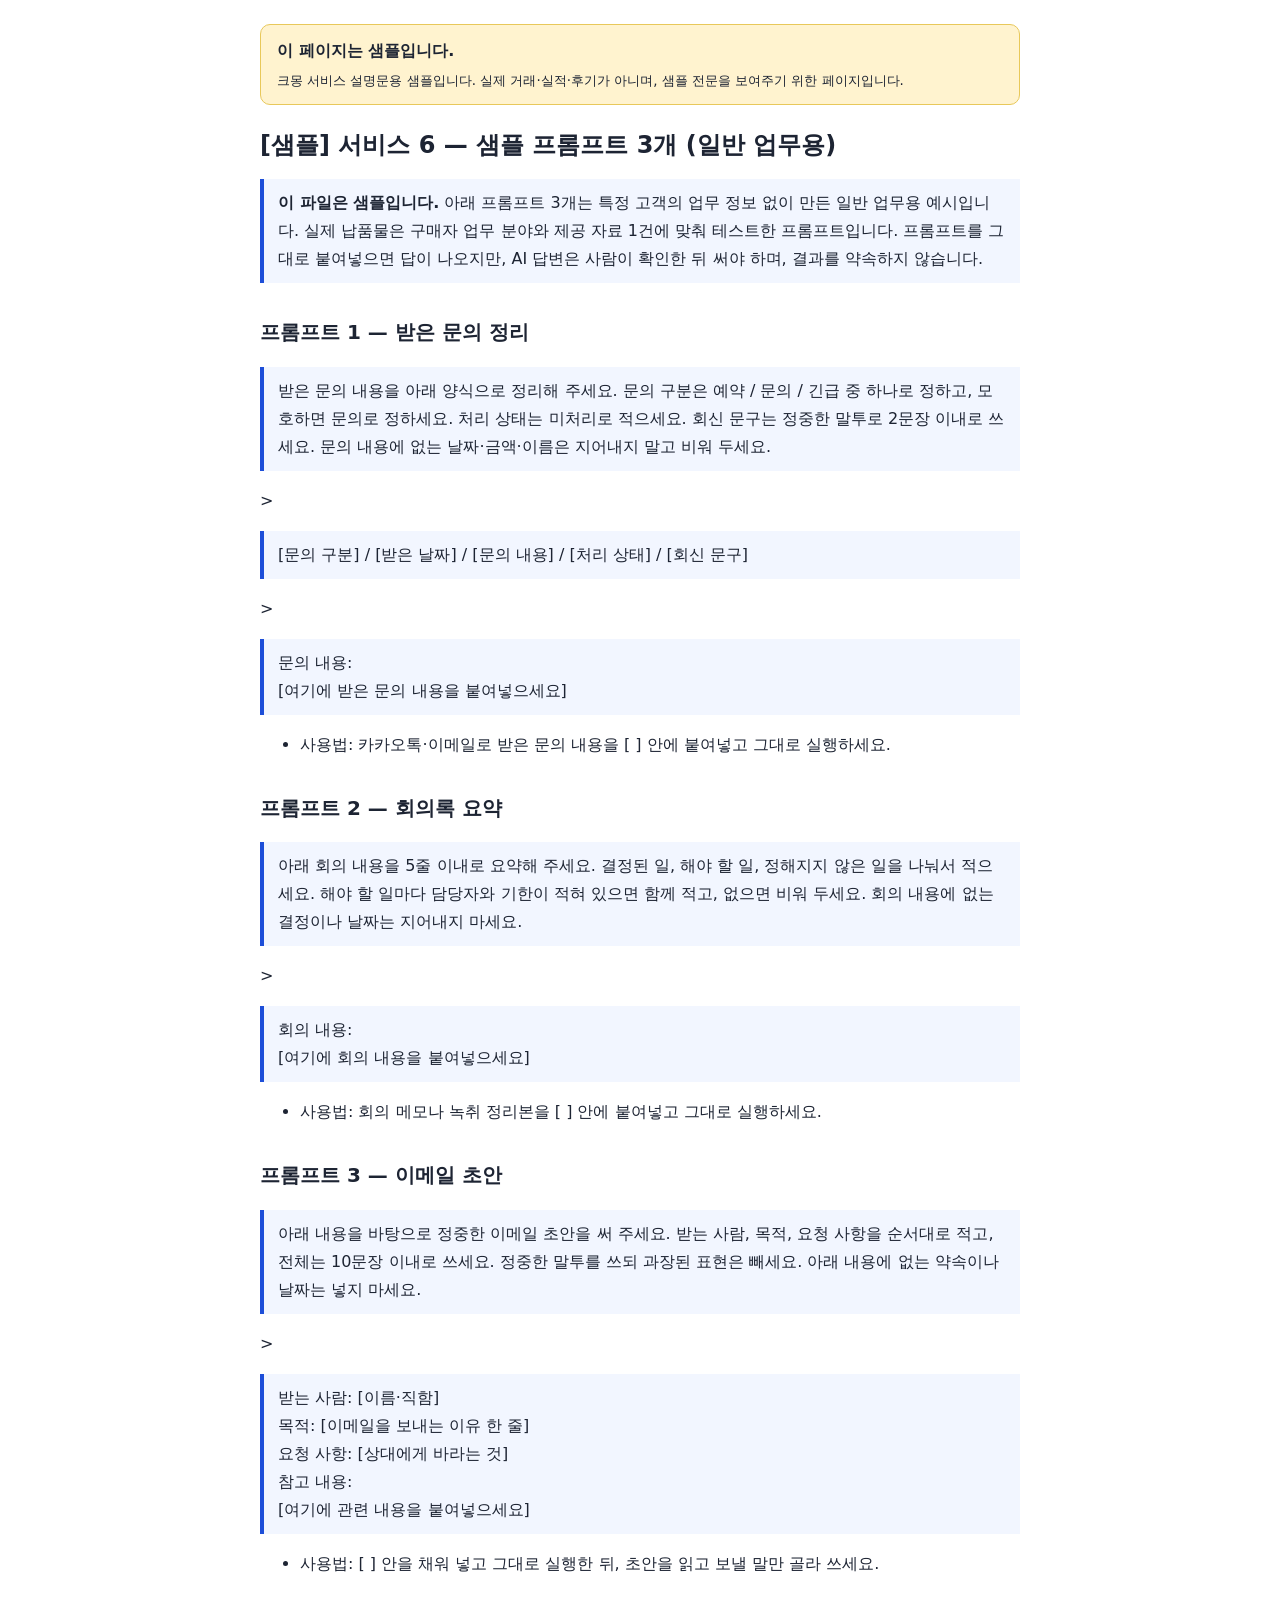
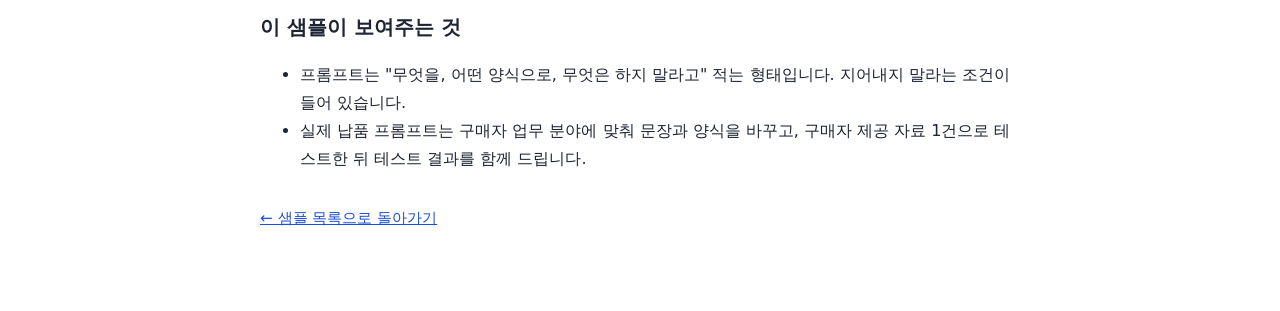
<file: sample-s6-sample-prompts.html>
<!doctype html>
<html lang="ko">
<head>
<meta charset="utf-8">
<meta name="viewport" content="width=device-width, initial-scale=1">
<title>서비스 6 샘플 프롬프트 3개 — 일반 업무용 — 샘플</title>
<style>
body{font-family:'Noto Sans KR',system-ui,sans-serif;max-width:760px;margin:0 auto;padding:24px 20px 64px;line-height:1.75;color:#1d2433;background:#fff}
.sample-banner{background:#fff3cf;border:1px solid #e8c85a;border-radius:10px;padding:12px 16px;margin-bottom:24px;font-weight:700}
.sample-banner small{display:block;font-weight:400;margin-top:4px}
a{color:#1d4ed8}
h1{font-size:1.5em;line-height:1.4}h2{font-size:1.25em;margin-top:1.6em}h3{font-size:1.1em;margin-top:1.4em}
table{border-collapse:collapse;width:100%;margin:12px 0;font-size:.95em}
th,td{border:1px solid #d7dee8;padding:8px 10px;text-align:left;vertical-align:top}
th{background:#eef1f7}
blockquote{border-left:4px solid #1d4ed8;background:#f2f6ff;margin:12px 0;padding:10px 14px}
hr{border:none;border-top:1px solid #d7dee8;margin:28px 0}
.back{margin-top:32px;font-size:.95em}
code{background:#eef1f7;padding:1px 5px;border-radius:4px}
</style>
</head>
<body>
<div class="sample-banner">이 페이지는 샘플입니다.<small>크몽 서비스 설명문용 샘플입니다. 실제 거래·실적·후기가 아니며, 샘플 전문을 보여주기 위한 페이지입니다.</small></div>
<h1>[샘플] 서비스 6 — 샘플 프롬프트 3개 (일반 업무용)</h1>
<blockquote><strong>이 파일은 샘플입니다.</strong> 아래 프롬프트 3개는 특정 고객의 업무 정보 없이 만든 일반 업무용 예시입니다. 실제 납품물은 구매자 업무 분야와 제공 자료 1건에 맞춰 테스트한 프롬프트입니다. 프롬프트를 그대로 붙여넣으면 답이 나오지만, AI 답변은 사람이 확인한 뒤 써야 하며, 결과를 약속하지 않습니다.</blockquote>
<h2>프롬프트 1 — 받은 문의 정리</h2>
<blockquote>받은 문의 내용을 아래 양식으로 정리해 주세요. 문의 구분은 예약 / 문의 / 긴급 중 하나로 정하고, 모호하면 문의로 정하세요. 처리 상태는 미처리로 적으세요. 회신 문구는 정중한 말투로 2문장 이내로 쓰세요. 문의 내용에 없는 날짜·금액·이름은 지어내지 말고 비워 두세요.</blockquote>
<p>&gt;</p>
<blockquote>[문의 구분] / [받은 날짜] / [문의 내용] / [처리 상태] / [회신 문구]</blockquote>
<p>&gt;</p>
<blockquote>문의 내용:<br>[여기에 받은 문의 내용을 붙여넣으세요]</blockquote>
<ul><li>사용법: 카카오톡·이메일로 받은 문의 내용을 [ ] 안에 붙여넣고 그대로 실행하세요.</li></ul>
<h2>프롬프트 2 — 회의록 요약</h2>
<blockquote>아래 회의 내용을 5줄 이내로 요약해 주세요. 결정된 일, 해야 할 일, 정해지지 않은 일을 나눠서 적으세요. 해야 할 일마다 담당자와 기한이 적혀 있으면 함께 적고, 없으면 비워 두세요. 회의 내용에 없는 결정이나 날짜는 지어내지 마세요.</blockquote>
<p>&gt;</p>
<blockquote>회의 내용:<br>[여기에 회의 내용을 붙여넣으세요]</blockquote>
<ul><li>사용법: 회의 메모나 녹취 정리본을 [ ] 안에 붙여넣고 그대로 실행하세요.</li></ul>
<h2>프롬프트 3 — 이메일 초안</h2>
<blockquote>아래 내용을 바탕으로 정중한 이메일 초안을 써 주세요. 받는 사람, 목적, 요청 사항을 순서대로 적고, 전체는 10문장 이내로 쓰세요. 정중한 말투를 쓰되 과장된 표현은 빼세요. 아래 내용에 없는 약속이나 날짜는 넣지 마세요.</blockquote>
<p>&gt;</p>
<blockquote>받는 사람: [이름·직함]<br>목적: [이메일을 보내는 이유 한 줄]<br>요청 사항: [상대에게 바라는 것]<br>참고 내용:<br>[여기에 관련 내용을 붙여넣으세요]</blockquote>
<ul><li>사용법: [ ] 안을 채워 넣고 그대로 실행한 뒤, 초안을 읽고 보낼 말만 골라 쓰세요.</li></ul>
<h2>이 샘플이 보여주는 것</h2>
<ul><li>프롬프트는 &quot;무엇을, 어떤 양식으로, 무엇은 하지 말라고&quot; 적는 형태입니다. 지어내지 말라는 조건이 들어 있습니다.</li><li>실제 납품 프롬프트는 구매자 업무 분야에 맞춰 문장과 양식을 바꾸고, 구매자 제공 자료 1건으로 테스트한 뒤 테스트 결과를 함께 드립니다.</li></ul>
<p class="back"><a href="../index.html">← 샘플 목록으로 돌아가기</a></p>
</body>
</html>
</file>
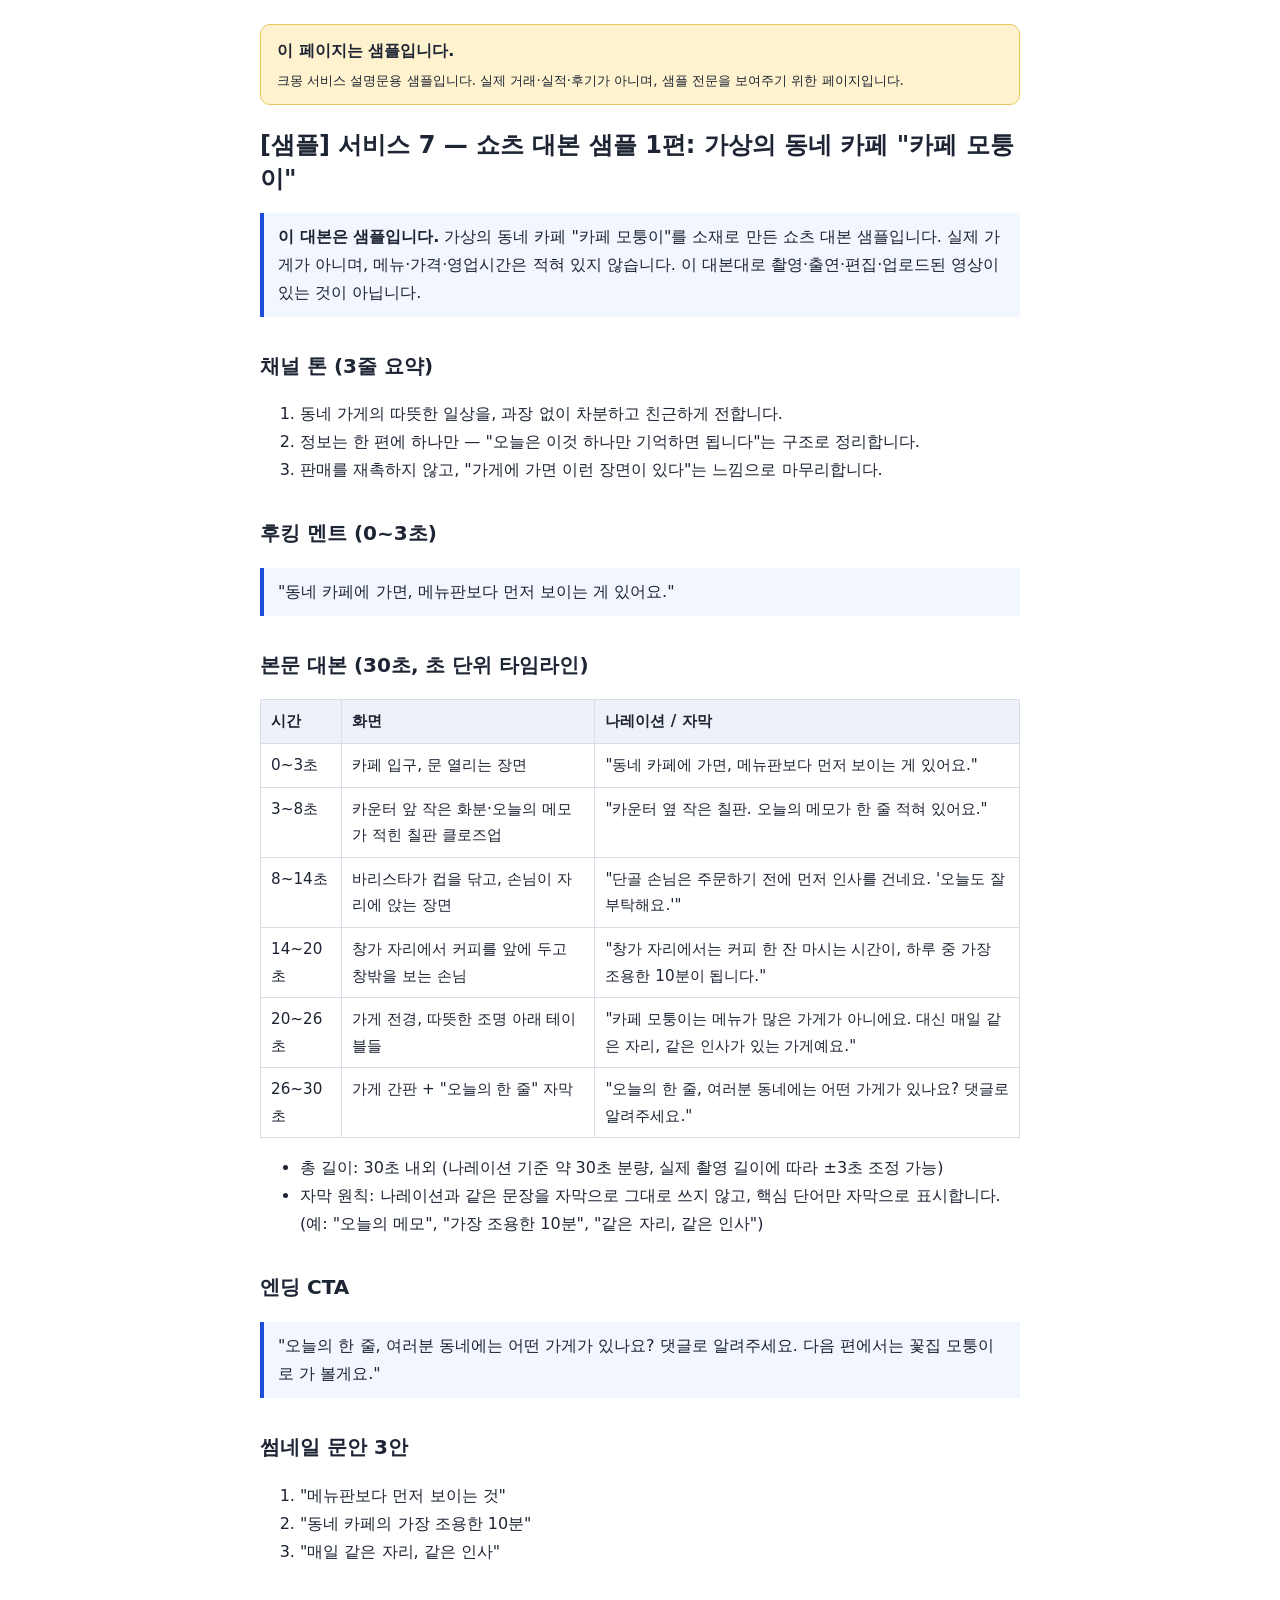
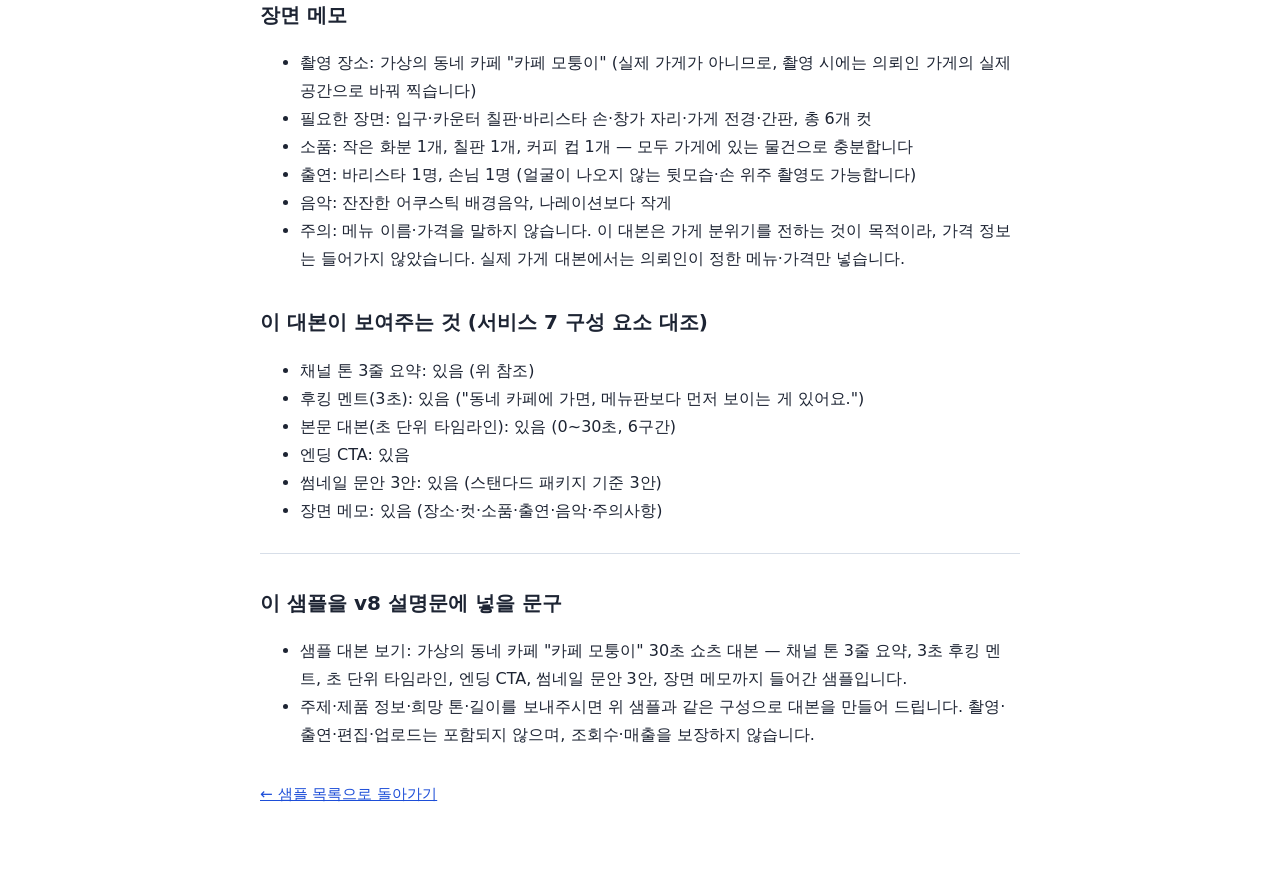
<file: sample-s7-shorts-script.html>
<!doctype html>
<html lang="ko">
<head>
<meta charset="utf-8">
<meta name="viewport" content="width=device-width, initial-scale=1">
<title>서비스 7 쇼츠 대본 샘플 — 가상 카페 &#x27;카페 모퉁이&#x27; 30초 — 샘플</title>
<style>
body{font-family:'Noto Sans KR',system-ui,sans-serif;max-width:760px;margin:0 auto;padding:24px 20px 64px;line-height:1.75;color:#1d2433;background:#fff}
.sample-banner{background:#fff3cf;border:1px solid #e8c85a;border-radius:10px;padding:12px 16px;margin-bottom:24px;font-weight:700}
.sample-banner small{display:block;font-weight:400;margin-top:4px}
a{color:#1d4ed8}
h1{font-size:1.5em;line-height:1.4}h2{font-size:1.25em;margin-top:1.6em}h3{font-size:1.1em;margin-top:1.4em}
table{border-collapse:collapse;width:100%;margin:12px 0;font-size:.95em}
th,td{border:1px solid #d7dee8;padding:8px 10px;text-align:left;vertical-align:top}
th{background:#eef1f7}
blockquote{border-left:4px solid #1d4ed8;background:#f2f6ff;margin:12px 0;padding:10px 14px}
hr{border:none;border-top:1px solid #d7dee8;margin:28px 0}
.back{margin-top:32px;font-size:.95em}
code{background:#eef1f7;padding:1px 5px;border-radius:4px}
</style>
</head>
<body>
<div class="sample-banner">이 페이지는 샘플입니다.<small>크몽 서비스 설명문용 샘플입니다. 실제 거래·실적·후기가 아니며, 샘플 전문을 보여주기 위한 페이지입니다.</small></div>
<h1>[샘플] 서비스 7 — 쇼츠 대본 샘플 1편: 가상의 동네 카페 &quot;카페 모퉁이&quot;</h1>
<blockquote><strong>이 대본은 샘플입니다.</strong> 가상의 동네 카페 &quot;카페 모퉁이&quot;를 소재로 만든 쇼츠 대본 샘플입니다. 실제 가게가 아니며, 메뉴·가격·영업시간은 적혀 있지 않습니다. 이 대본대로 촬영·출연·편집·업로드된 영상이 있는 것이 아닙니다.</blockquote>
<h2>채널 톤 (3줄 요약)</h2>
<ol><li>동네 가게의 따뜻한 일상을, 과장 없이 차분하고 친근하게 전합니다.</li><li>정보는 한 편에 하나만 — &quot;오늘은 이것 하나만 기억하면 됩니다&quot;는 구조로 정리합니다.</li><li>판매를 재촉하지 않고, &quot;가게에 가면 이런 장면이 있다&quot;는 느낌으로 마무리합니다.</li></ol>
<h2>후킹 멘트 (0~3초)</h2>
<blockquote>&quot;동네 카페에 가면, 메뉴판보다 먼저 보이는 게 있어요.&quot;</blockquote>
<h2>본문 대본 (30초, 초 단위 타임라인)</h2>
<table><thead><tr><th>시간</th><th>화면</th><th>나레이션 / 자막</th></tr></thead><tbody><tr><td>0~3초</td><td>카페 입구, 문 열리는 장면</td><td>&quot;동네 카페에 가면, 메뉴판보다 먼저 보이는 게 있어요.&quot;</td></tr><tr><td>3~8초</td><td>카운터 앞 작은 화분·오늘의 메모가 적힌 칠판 클로즈업</td><td>&quot;카운터 옆 작은 칠판. 오늘의 메모가 한 줄 적혀 있어요.&quot;</td></tr><tr><td>8~14초</td><td>바리스타가 컵을 닦고, 손님이 자리에 앉는 장면</td><td>&quot;단골 손님은 주문하기 전에 먼저 인사를 건네요. &#x27;오늘도 잘 부탁해요.&#x27;&quot;</td></tr><tr><td>14~20초</td><td>창가 자리에서 커피를 앞에 두고 창밖을 보는 손님</td><td>&quot;창가 자리에서는 커피 한 잔 마시는 시간이, 하루 중 가장 조용한 10분이 됩니다.&quot;</td></tr><tr><td>20~26초</td><td>가게 전경, 따뜻한 조명 아래 테이블들</td><td>&quot;카페 모퉁이는 메뉴가 많은 가게가 아니에요. 대신 매일 같은 자리, 같은 인사가 있는 가게예요.&quot;</td></tr><tr><td>26~30초</td><td>가게 간판 + &quot;오늘의 한 줄&quot; 자막</td><td>&quot;오늘의 한 줄, 여러분 동네에는 어떤 가게가 있나요? 댓글로 알려주세요.&quot;</td></tr></tbody></table>
<ul><li>총 길이: 30초 내외 (나레이션 기준 약 30초 분량, 실제 촬영 길이에 따라 ±3초 조정 가능)</li><li>자막 원칙: 나레이션과 같은 문장을 자막으로 그대로 쓰지 않고, 핵심 단어만 자막으로 표시합니다. (예: &quot;오늘의 메모&quot;, &quot;가장 조용한 10분&quot;, &quot;같은 자리, 같은 인사&quot;)</li></ul>
<h2>엔딩 CTA</h2>
<blockquote>&quot;오늘의 한 줄, 여러분 동네에는 어떤 가게가 있나요? 댓글로 알려주세요. 다음 편에서는 꽃집 모퉁이로 가 볼게요.&quot;</blockquote>
<h2>썸네일 문안 3안</h2>
<ol><li>&quot;메뉴판보다 먼저 보이는 것&quot;</li><li>&quot;동네 카페의 가장 조용한 10분&quot;</li><li>&quot;매일 같은 자리, 같은 인사&quot;</li></ol>
<h2>장면 메모</h2>
<ul><li>촬영 장소: 가상의 동네 카페 &quot;카페 모퉁이&quot; (실제 가게가 아니므로, 촬영 시에는 의뢰인 가게의 실제 공간으로 바꿔 찍습니다)</li><li>필요한 장면: 입구·카운터 칠판·바리스타 손·창가 자리·가게 전경·간판, 총 6개 컷</li><li>소품: 작은 화분 1개, 칠판 1개, 커피 컵 1개 — 모두 가게에 있는 물건으로 충분합니다</li><li>출연: 바리스타 1명, 손님 1명 (얼굴이 나오지 않는 뒷모습·손 위주 촬영도 가능합니다)</li><li>음악: 잔잔한 어쿠스틱 배경음악, 나레이션보다 작게</li><li>주의: 메뉴 이름·가격을 말하지 않습니다. 이 대본은 가게 분위기를 전하는 것이 목적이라, 가격 정보는 들어가지 않았습니다. 실제 가게 대본에서는 의뢰인이 정한 메뉴·가격만 넣습니다.</li></ul>
<h2>이 대본이 보여주는 것 (서비스 7 구성 요소 대조)</h2>
<ul><li>채널 톤 3줄 요약: 있음 (위 참조)</li><li>후킹 멘트(3초): 있음 (&quot;동네 카페에 가면, 메뉴판보다 먼저 보이는 게 있어요.&quot;)</li><li>본문 대본(초 단위 타임라인): 있음 (0~30초, 6구간)</li><li>엔딩 CTA: 있음</li><li>썸네일 문안 3안: 있음 (스탠다드 패키지 기준 3안)</li><li>장면 메모: 있음 (장소·컷·소품·출연·음악·주의사항)</li></ul>
<hr>
<h2>이 샘플을 v8 설명문에 넣을 문구</h2>
<ul><li>샘플 대본 보기: 가상의 동네 카페 &quot;카페 모퉁이&quot; 30초 쇼츠 대본 — 채널 톤 3줄 요약, 3초 후킹 멘트, 초 단위 타임라인, 엔딩 CTA, 썸네일 문안 3안, 장면 메모까지 들어간 샘플입니다.</li><li>주제·제품 정보·희망 톤·길이를 보내주시면 위 샘플과 같은 구성으로 대본을 만들어 드립니다. 촬영·출연·편집·업로드는 포함되지 않으며, 조회수·매출을 보장하지 않습니다.</li></ul>
<p class="back"><a href="../index.html">← 샘플 목록으로 돌아가기</a></p>
</body>
</html>
</file>
